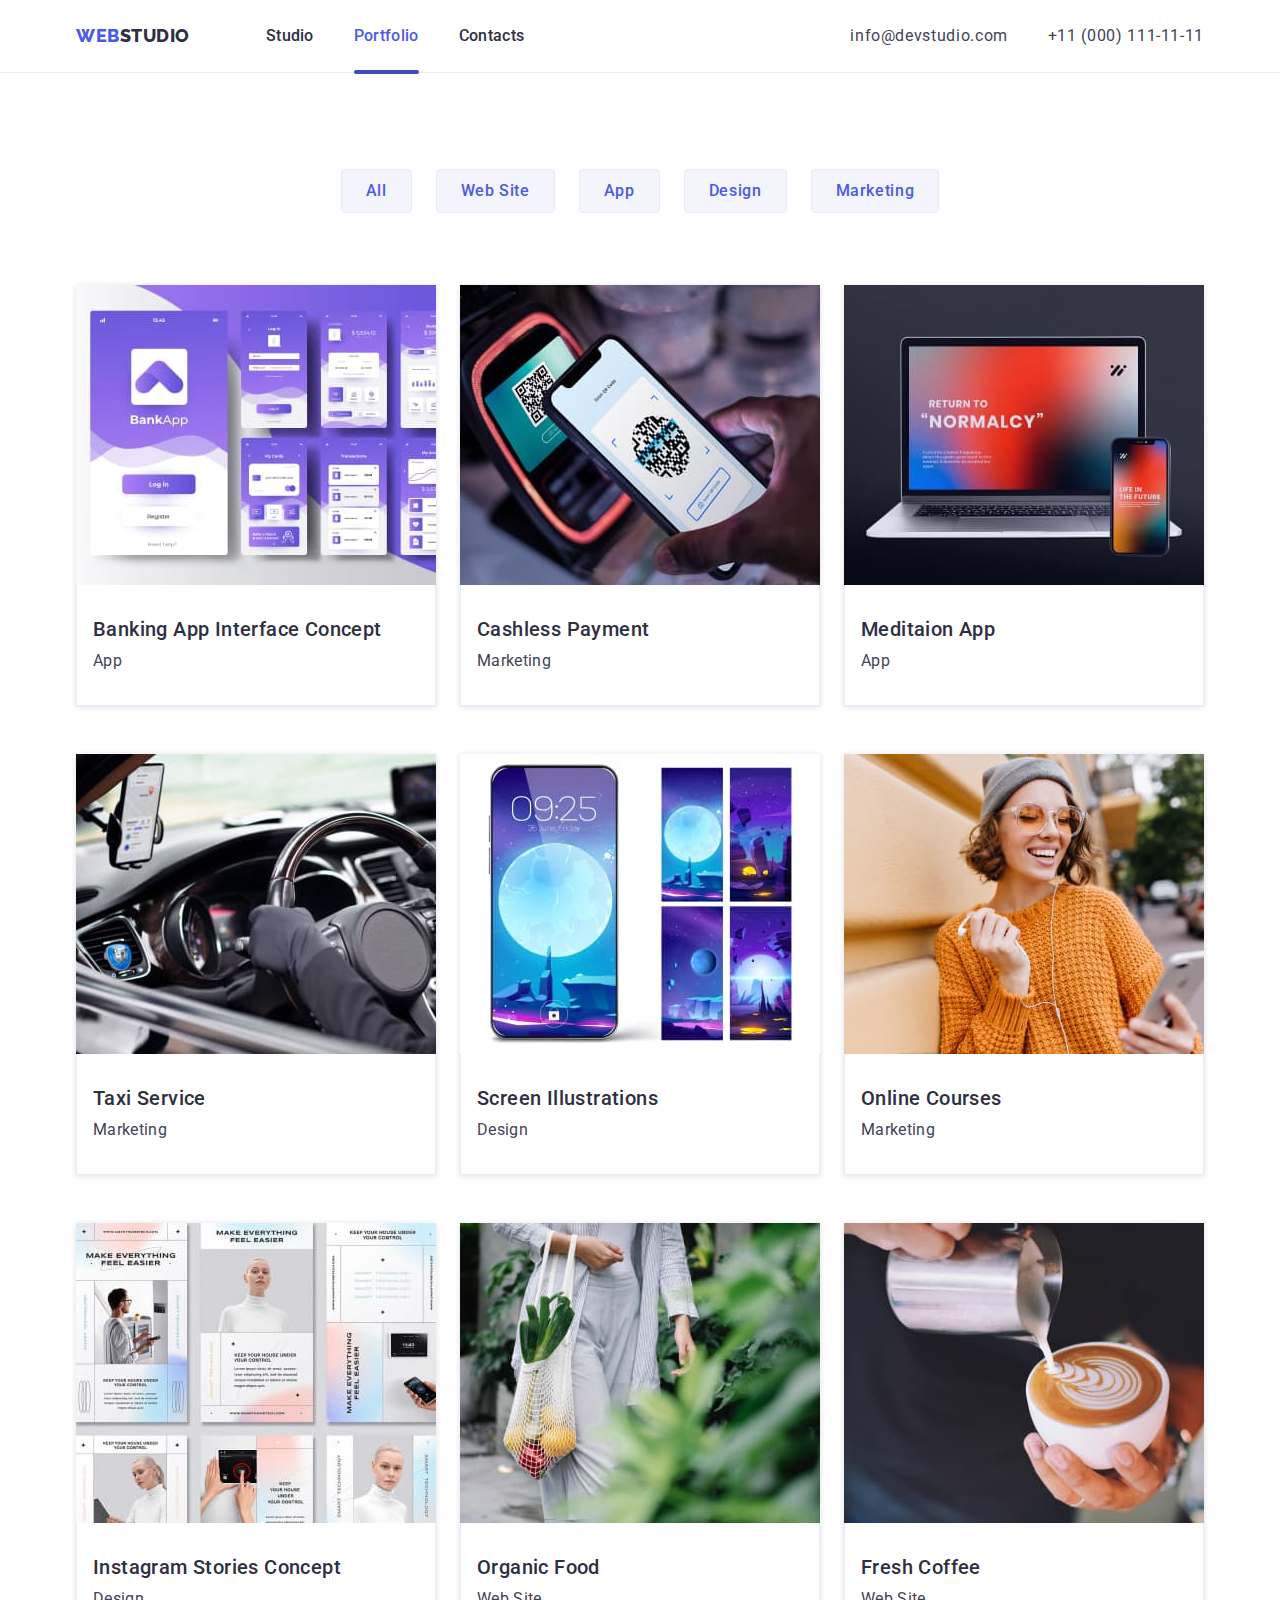
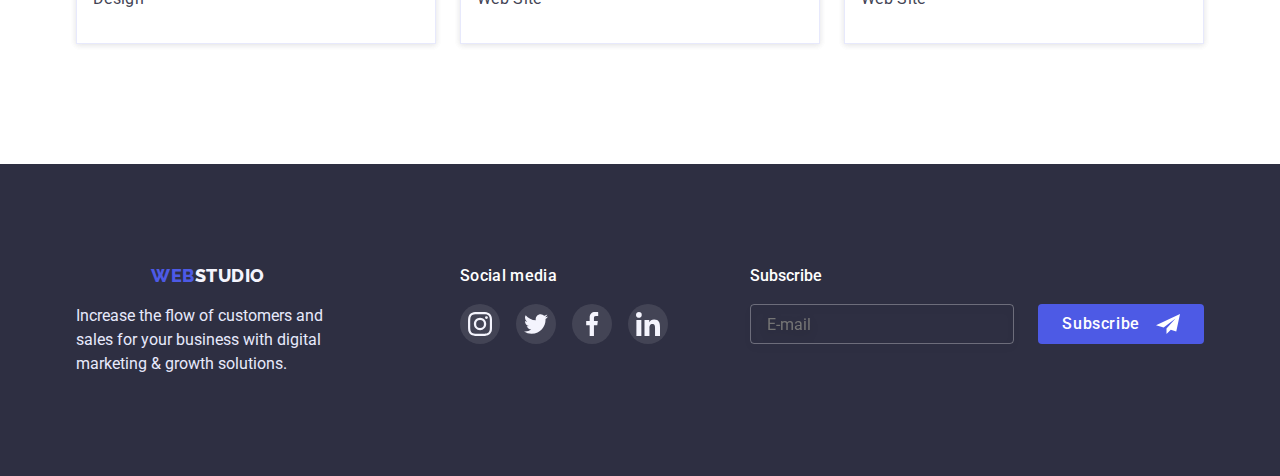
<file: portfolio.html>
<!DOCTYPE html>
<html lang="en">
  <head>
    <meta charset="UTF-8" />
    <meta http-equiv="X-UA-Compatible" content="IE=edge" />
    <meta name="viewport" content="width=device-width, initial-scale=1.0" />
    <title>Portfolio</title>
    <link
      rel="stylesheet"
      href="https://cdnjs.cloudflare.com/ajax/libs/modern-normalize/1.0.0/modern-normalize.min.css"
    />
    <link rel="preconnect" href="https://fonts.googleapis.com" />
    <link rel="preconnect" href="https://fonts.gstatic.com" crossorigin />
    <link
      href="https://fonts.googleapis.com/css2?family=Raleway:wght@800&family=Roboto:wght@400;500;700;900&display=swap"
      rel="stylesheet"
    />
    <link rel="stylesheet" href="./css/style.css" />
  </head>
  <body>
    <header class="header">
      <div class="container header-container">
        <nav class="header-navigation">
          <a class="header-navigation-logo link" href="./index.html">
            <span class="web link">WEB</span>STUDIO</a
          >
          <ul class="header-link list">
            <li class="header-item">
              <a class="nav-link link" href="./index.html">Studio</a>
            </li>
            <li class="header-item">
              <a class="nav-link current link" href="./portfolio.html"
                >Portfolio</a
              >
            </li>
            <li class="header-item">
              <a class="nav-link link" href="">Contacts</a>
            </li>
          </ul>
        </nav>
        <address class="header-address">
          <ul class="header-address-list list">
            <li>
              <a
                class="header-link-adress link"
                href="mailto:info@devstudio.com"
                >info@devstudio.com</a
              >
            </li>
            <li>
              <a class="header-link-adress link" href="tel:+110001111111"
                >+11 (000) 111-11-11</a
              >
            </li>
          </ul>
        </address>
      </div>
    </header>
    <main>
      <section class="control">
        <div class="container">
          <h1 hidden>Our Portfolio</h1>
          <ul class="btn-tiny">
            <li class="wide">
              <button class="btn-large" type="button">All</button>
            </li>
            <li class="wide">
              <button class="btn-large" type="button">Web Site</button>
            </li>
            <li class="wide">
              <button class="btn-large" type="button">App</button>
            </li>
            <li class="wide">
              <button class="btn-large" type="button">Design</button>
            </li>
            <li class="wide">
              <button class="btn-large" type="button">Marketing</button>
            </li>
          </ul>
          <ul class="pic">
            <li class="item-list">
              <a class="thumb link" href="">
                <div class="portfolio-cover-wrap">
                  <img
                    src="./images/banking1.jpg"
                    alt="bank application"
                    width="360"
                  />
                  <p class="portfolio-cover-text">
                    14 Stylish and User-Friendly App Design Concepts · Task
                    Manager App · Calorie Tracker App · Exotic Fruit Ecommerce
                    App · Cloud Storage App
                  </p>
                </div>

                <div class="huge">
                  <h2 class="headline">Banking App Interface Concept</h2>
                  <p class="desc">App</p>
                </div>
              </a>
            </li>
            <li class="item-list">
              <a class="thumb link" href="">
                <div class="portfolio-cover-wrap">
                  <img
                    src="./images/banking2.jpg"
                    alt="smartphone payment"
                    width="360"
                  />
                  <p class="portfolio-cover-text">
                    14 Stylish and User-Friendly App Design Concepts · Task
                    Manager App · Calorie Tracker App · Exotic Fruit Ecommerce
                    App · Cloud Storage App
                  </p>
                </div>

                <div class="huge">
                  <h2 class="headline">Cashless Payment</h2>
                  <p class="desc">Marketing</p>
                </div>
              </a>
            </li>
            <li class="item-list">
              <a class="thumb link" href="">
                <div class="portfolio-cover-wrap">
                  <img
                    src="./images/banking3.jpg"
                    alt="phone and laptop"
                    width="360"
                  />
                  <p class="portfolio-cover-text">
                    14 Stylish and User-Friendly App Design Concepts · Task
                    Manager App · Calorie Tracker App · Exotic Fruit Ecommerce
                    App · Cloud Storage App
                  </p>
                </div>

                <div class="huge">
                  <h2 class="headline">Meditaion App</h2>
                  <p class="desc">App</p>
                </div>
              </a>
            </li>
            <li class="item-list">
              <a class="thumb link" href="">
                <div class="portfolio-cover-wrap">
                  <img
                    src="./images/taxi.jpg"
                    alt="driver in the car"
                    width="360"
                  />
                  <p class="portfolio-cover-text">
                    14 Stylish and User-Friendly App Design Concepts · Task
                    Manager App · Calorie Tracker App · Exotic Fruit Ecommerce
                    App · Cloud Storage App
                  </p>
                </div>

                <div class="huge">
                  <h2 class="headline">Taxi Service</h2>
                  <p class="desc">Marketing</p>
                </div>
              </a>
            </li>
            <li class="item-list">
              <a class="thumb link" href="">
                <div class="portfolio-cover-wrap">
                  <img
                    src="./images/mobile.jpg"
                    alt="moon photo on phone"
                    width="360"
                  />
                  <p class="portfolio-cover-text">
                    14 Stylish and User-Friendly App Design Concepts · Task
                    Manager App · Calorie Tracker App · Exotic Fruit Ecommerce
                    App · Cloud Storage App
                  </p>
                </div>

                <div class="huge">
                  <h2 class="headline">Screen Illustrations</h2>
                  <p class="desc">Design</p>
                </div>
              </a>
            </li>
            <li class="item-list">
              <a class="thumb link" href="">
                <div class="portfolio-cover-wrap">
                  <img
                    src="./images/courses.jpg"
                    alt="happy girl"
                    width="360"
                  />
                  <p class="portfolio-cover-text">
                    14 Stylish and User-Friendly App Design Concepts · Task
                    Manager App · Calorie Tracker App · Exotic Fruit Ecommerce
                    App · Cloud Storage App
                  </p>
                </div>

                <div class="huge">
                  <h2 class="headline">Online Courses</h2>
                  <p class="desc">Marketing</p>
                </div>
              </a>
            </li>
            <li class="item-list">
              <a class="thumb link" href="">
                <div class="portfolio-cover-wrap">
                  <img
                    src="./images/insagramstories.jpg"
                    alt="makeup service ad"
                    width="360"
                  />
                  <p class="portfolio-cover-text">
                    14 Stylish and User-Friendly App Design Concepts · Task
                    Manager App · Calorie Tracker App · Exotic Fruit Ecommerce
                    App · Cloud Storage App
                  </p>
                </div>

                <div class="huge">
                  <h2 class="headline">Instagram Stories Concept</h2>
                  <p class="desc">Design</p>
                </div>
              </a>
            </li>
            <li class="item-list">
              <a class="thumb link" href="">
                <div class="portfolio-cover-wrap">
                  <img
                    src="./images/organicfood.jpg"
                    alt="girl carrying vegetables in a basket"
                    width="360"
                  />
                  <p class="portfolio-cover-text">
                    14 Stylish and User-Friendly App Design Concepts · Task
                    Manager App · Calorie Tracker App · Exotic Fruit Ecommerce
                    App · Cloud Storage App
                  </p>
                </div>

                <div class="huge">
                  <h2 class="headline">Organic Food</h2>
                  <p class="desc">Web Site</p>
                </div>
              </a>
            </li>
            <li class="item-list">
              <a class="thumb link" href="">
                <div class="portfolio-cover-wrap">
                  <img
                    src="./images/freshcoffee.jpg"
                    alt="barista makes coffe"
                    width="360"
                  />
                  <p class="portfolio-cover-text">
                    14 Stylish and User-Friendly App Design Concepts · Task
                    Manager App · Calorie Tracker App · Exotic Fruit Ecommerce
                    App · Cloud Storage App
                  </p>
                </div>

                <div class="huge">
                  <h2 class="headline">Fresh Coffee</h2>
                  <p class="desc">Web Site</p>
                </div>
              </a>
            </li>
          </ul>
        </div>
      </section>
    </main>
    <footer class="footer">
      <div class="container footer-container">
        <div class="footer-info">
          <a class="logo footer-logo" href="./index.html"
            ><span style="color: #4d5ae5">Web</span>Studio</a
          >
          <p class="footer-text">
            Increase the flow of customers and sales for your business with
            digital marketing & growth solutions.
          </p>
        </div>

        <div class="social-footer">
          <p class="footer-social-title">Social media</p>
          <ul class="footer-social-list list">
            <li class="footer-social-networks-item">
              <a href="" class="footer-link">
                <svg class="footer-icon">
                  <use href="./images/icons.svg#icon-instagram-1"></use>
                </svg>
              </a>
            </li>
            <li class="footer-social-networks-item">
              <a href="" class="footer-link">
                <svg class="footer-icon">
                  <use href="./images/icons.svg#icon-twitter-1"></use>
                </svg>
              </a>
            </li>
            <li class="footer-social-networks-item">
              <a href="" class="footer-link">
                <svg class="footer-icon">
                  <use href="./images/icons.svg#icon-facebook"></use>
                </svg>
              </a>
            </li>
            <li class="footer-social-networks-item">
              <a href="" class="footer-link">
                <svg class="footer-icon">
                  <use href="./images/icons.svg#icon-linkedin-1"></use>
                </svg>
              </a>
            </li>
          </ul>
        </div>

        <div class="sub-footer">
          <p class="sub-footer-title">Subscribe</p>
          <form class="sub-footer-form">
            <div class="sub-form-field">
              <input
                class="sub-form-field-input"
                type="email"
                name="email"
                placeholder="E-mail"
              />
            </div>

            <div class="sub-btn-field">
              <button class="subscribe-btn" type="submit">Subscribe</button>
            </div>
          </form>
        </div>
      </div>
    </footer>
  </body>
</html>
</file>
<file: css/style.css>
:root {
  --main-color: #ffffff;
  --main-text-color: #2e2f42;
  --second-text-color: #e5e5e5;
  --logo-web-color: #4d5ae5;
  --main-link-color: #434455;
  --header-focus-hover-color: #404bbf;
  --button--focus-hover-color: #9747ff;
  --hero-background-color: rgba(46, 47, 66, 0.7);
  --section-second-color: #f4f4fd;
  --footer-text-color: #e7e9fc;
  --footer-socials-bg: rgba(255, 255, 255, 0.1);
  --footer-socials-bg-hover: #31d0aa;
  --icon-color: #8e8f99;
  --modal-color: #fcfcfc;
  --transition-func: cubic-bezier(0.4, 0, 0.2, 1);
  --subscr-placeholder-color: rgba(255, 255, 255, 0.6);
  --modal-message-placeholder: rgba(117, 117, 117, 0.5) rgba(117, 117, 117, 0.5);
  --check-text: #757575;
  --menu-open-hamburger-color: rgba(46, 47, 66, 1);
}
body {
  font-family: "Roboto", sans-serif;
  font-style: normal;
  color: var(--main-color);
  background: var(--main-color);
}
ul {
  margin: 0;
  padding: 0;
}
h1,
h2,
h3,
h4,
h5,
p {
  margin: 0;
}

img {
  display: block;
  max-width: 100%;
  height: auto;
}
.container {
  width: 100%;
  margin-left: auto;
  margin-right: auto;
  padding: 0 16px;
}

/* Header */

.header-container {
  display: flex;
  align-items: center;
}
.header {
  border-bottom: 1px solid var(--footer-text-color);
}
.header-address-list {
  display: none;
}

.web {
  font-family: "Raleway", sans-serif;
  font-weight: 800;
  font-size: 18px;
  line-height: 1.17;
  color: var(--logo-web-color);
  display: flex;
}
.link {
  text-decoration: none;
}
.list {
  list-style: none;
}

.header-navigation-logo {
  font-family: "Raleway", sans-serif;
  font-weight: 800;
  font-size: 18px;
  line-height: 1.17;
  letter-spacing: 0.03em;
  text-transform: uppercase;
  color: var(--main-text-color);
  display: flex;
  padding-top: 24px;
  padding-bottom: 22px;
  padding-right: 16px;
}

.link:hover,
.link:focus,
.link.current {
  color: var(--logo-web-color);
}
.header-link-adress:focus,
.header-link-adress:hover {
  color: var(--header-focus-hover-color);
  display: flex;
}
.nav-link:hover,
.nav-link:focus,
.nav-link.current {
  color: var(--logo-web-color);
}
.header-item {
  font-weight: 500;
  font-size: 16px;
  line-height: 1.5;
  color: var(--main-text-color);
  display: flex;
}
.nav-link {
  display: none;
}

/* Section 2 Hero */
.solutions {
  background: var(--main-text-color);
  text-align: center;
  background-image: linear-gradient(
      rgba(46, 47, 66, 0.7),
      rgba(46, 47, 66, 0.7) 100%
    ),
    url(../images/office-mobile1x.jpg);
  background-repeat: no-repeat;
  background-position: center;
  background-color: var(--main-text-color);
  background-size: cover;
  max-height: 432px;
  max-width: 100%;
  padding: 112px 0px;
  margin-left: auto;
  margin-right: auto;
}
@media (min-device-pixel-ratio: 2),
  (-webkit-min-device-pixel-ratio: 2),
  (min-resolution: 192dpi),
  (min-resolution: 2dppx) {
  .solutions {
    background-image: url(../images/office-mobile2x.jpg);
  }
}

.solutions-text {
  font-weight: 700;
  font-size: 36px;
  width: 320px;
  margin-right: auto;
  margin-left: auto;
  margin-bottom: 48px;
  line-height: calc(40 / 36);
  text-transform: capitalize;
  color: var(--main-color);
}

/* BUTTON */

.btn {
  color: var(--main-color);
  background: var(--logo-web-color);
  cursor: pointer;
  font-weight: 500;
  font-size: 16px;
  line-height: 1.5;
  letter-spacing: 0.04em;
  font-family: inherit;
  min-width: 169px;
  height: 56px;
  border: 0;
  display: block;
  margin: 0 auto;
  padding: 16px 32px;
  box-shadow: 0px 4px 4px rgba(0, 0, 0, 0.15);
  border-radius: 4px;
  transition: background-color 250ms var(--transition-func);
}
.btn:hover,
.btn:focus,
.btn:active {
  color: var(--main-color);
  background: var(--header-focus-hover-color);
}

/* Section 3 */

.features {
  padding-top: 96px;
  padding-bottom: 96px;
}

.features-list {
  display: flex;
  flex-direction: column;
  row-gap: 72px;
}

.visually-hidden {
  position: absolute;
  white-space: nowrap;
  width: 1px;
  height: 1px;
  overflow: hidden;
  border: 0;
  padding: 0;
  clip: rect(0 0 0 0);
  clip-path: inset(50%);
  margin: -1px;
}
.features-text {
  font-weight: 700;
  font-size: 36px;
  line-height: 1.11;
  color: var(--main-text-color);
  margin-bottom: 8px;
  letter-spacing: 0.02em;
  text-align: center;
}

.features-text-list {
  font-size: 16px;
  line-height: 1.5;
  letter-spacing: 0.02em;
  color: var(--main-link-color);
  width: 100%;
}

.benefits-card {
  width: 100%;
}
.benefits-card:last-child {
  margin-bottom: 0px;
}

/* Section What are we doing */
.examples {
  display: none;
  padding-top: 60px;
  padding-bottom: 120px;
}

.examples-text {
  font-weight: 700;
  font-size: 36px;
  line-height: 1.11;
  letter-spacing: 0.02em;
  color: var(--main-text-color);
  text-align: center;
  margin-bottom: 72px;
  text-transform: capitalize;
}
.examples-text-list {
  margin-top: 0;
  margin-bottom: 0;
  padding-left: 0;
  display: flex;
}
.examples-card {
  width: calc((100%-2.13% * 2) / 3);
  margin-right: 2.13%;
}
.examples-card:nth-child(3n) {
  margin-right: 0;
}

/* Section Our Team */

.team {
  background: var(--section-second-color);
  padding-top: 96px;
  padding-bottom: 96px;
}

.team-text {
  font-weight: 700;
  font-size: 36px;
  line-height: 1.11;
  letter-spacing: 0.02em;
  color: var(--main-text-color);
  text-align: center;
  text-transform: capitalize;
  margin-bottom: 72px;
}

.team-list-container {
  text-align: center;
  background-color: var(--main-color);
  box-shadow: 0px 1px 6px rgb(46 47 66 / 8%), 0px 1px 1px rgb(46 47 66 / 16%),
    0px 2px 1px rgb(46 47 66 / 8%);
  border-radius: 0px 0px 4px 4px;
  width: 260px;
}
.team-text-name {
  font-weight: 500;
  font-size: 20px;
  line-height: 1.2;
  letter-spacing: 0.02em;
  color: var(--main-text-color);
  text-align: center;
  margin-top: 32px;
  margin-bottom: 8px;
}

.team-list {
  display: flex;
  flex-direction: column;
  align-items: center;
  row-gap: 72px;
}

.social-network-list {
  display: flex;
  padding: 0px;
  gap: 24px;
  margin: auto;
  margin-bottom: 32px;
  align-items: center;
  justify-content: center;
}

.team-list-container:nth-child(4n) {
  margin-right: 0;
}
.team-list-container img {
  margin-bottom: 0px;
}

.team-description {
  font-size: 16px;
  line-height: 1.5;
  letter-spacing: 0.02em;
  color: var(--main-link-color);
  text-align: center;
  margin-bottom: 8px;
}

.social-network-link {
  display: flex;
  justify-content: center;
  align-items: center;
  width: 40px;
  height: 40px;
  border-radius: 50%;
  background: rgba(255, 255, 255, 0.1);
  background-color: var(--logo-web-color);
  transition: background-color 250ms var(--transition-func);
}

.social-network-link:hover,
.social-network-link:focus {
  background-color: var(--header-focus-hover-color);
}
.social-network-link svg {
  width: 16px;
  height: 16px;
}
/* Customers  */

.customers {
  padding-top: 96px;
  padding-bottom: 96px;
}

.clients-link {
  display: flex;
  width: 190px;
  height: 88px;
  border: 1px solid #8e8f99;
  border-radius: 4px;
  fill: var(--icon-color);
  cursor: pointer;
  justify-content: center;
  align-items: center;
}
.customer-item a {
  color: var(--icon-color);
  border: 1px solid var(--icon-color);
  border-radius: 4px;
  transition: color 250ms var(--transition-func),
    border-color 250ms var(--transition-func);
}
.flex-container {
  display: flex;
  flex-direction: row;
  flex-wrap: wrap;
  row-gap: 72px;
  column-gap: 16px;
  align-items: center;
  justify-content: center;
}

.clients-link:is(:hover, :focus) {
  border-color: var(--header-focus-hover-color);
  color: var(--header-focus-hover-color);
  background-color: var(--main-color);
  transition: background-color 250ms var(--transition-func);
}
.clients-icon {
  fill: currentColor;
}

/*  Footer */

.footer-text {
  width: 264px;
  font-size: 16px;
  color: var(--footer-text-color);
  font-size: 16px;
  line-height: 1.5;
  padding: 0;
  margin: 0;
}

.footer {
  background-color: var(--main-text-color);
  padding: 96px 0px;
  min-width: min-content;
}
.footer-logo {
  display: block;
  margin-bottom: 16px;
  padding: 0;
  line-height: 1.17;
  color: var(--section-second-color);
}
.footer-social-title {
  padding: 0px;
  margin-bottom: 16px;
  font-weight: 500;
  font-size: 16px;
  line-height: 1.5;
  letter-spacing: 0.02em;
  color: var(--main-color);
}
.logo {
  font-family: "Raleway", sans-serif;
  font-weight: 800;
  font-size: 18px;
  line-height: 1.33;
  letter-spacing: 0.03em;
  text-transform: uppercase;
  text-decoration: none;
}
.footer-social-list {
  display: flex;
  gap: 16px;
}
.footer-link {
  border-radius: 50%;
  width: 40px;
  height: 40px;
  background-color: var(--footer-socials-bg);
  justify-content: center;
  align-items: center;
  padding: 0;
  display: flex;
  transition: background-color 250ms var(--transition-func);
}
.footer-link:hover {
  background-color: var(--footer-socials-bg);
}
.footer-icon {
  width: 24px;
  height: 24px;
}
.sub-footer-title {
  font-weight: 500;
  font-size: 16px;
  line-height: 1.5;
  color: var(--main-color);
  padding: 0px;
  margin-bottom: 16px;
}
.sub-footer-form {
  display: flex;
}

.sub-btn-icon {
  display: flex;
  margin-left: 16px;
}

.sub-form-field-input {
  display: flex;
  width: 264px;
  height: 40px;
  align-items: center;
  padding: 8px 16px;
  border: 1px solid rgba(255, 255, 255, 0.3);
  filter: drop-shadow(0px 4px 4px rgba(0, 0, 0, 0.15));
  border-radius: 4px;
  background-color: transparent;
  color: rgba(255, 255, 255, 0.6);
  transition: drop-shadow var(--transition-func);
}
.subscribe-btn {
  padding: 8px 24px;
  display: flex;
  padding: 8px 24px;
  font-weight: 500;
  font-size: 16px;
  font-family: inherit;
  line-height: calc(24 / 16);
  letter-spacing: 0.04em;
  border: 0;
  border-radius: 4px;
  cursor: pointer;
  align-items: center;
  gap: 16px;
  color: var(--main-color);
  background-color: var(--logo-web-color);
  transition: background-color 250ms var(--transition-func);
}
.subscribe-btn:hover {
  background-color: var(--header-focus-hover-color);
}
.subscribe-btn:focus {
  background-color: var(--header-focus-hover-color);
}

.footer-social-list {
  display: flex;
  gap: 16px;
}
@media screen and (max-width: 767px) {
  .footer-container {
    display: flex;
    flex-direction: column;
    gap: 72px;
  }
  .footer-info {
    display: flex;
    flex-direction: column;
    justify-content: center;
    align-items: center;
  }
  .social-footer {
    display: flex;
    flex-direction: column;
    justify-content: center;
    align-items: center;
  }
  .sub-footer-title {
    text-align: center;
  }
  .social-footer {
    display: flex;
    flex-direction: column;
    justify-content: center;
    align-items: center;
  }
  .sub-footer-form {
    display: flex;
    flex-direction: column;
    justify-content: center;
    align-items: center;
  }
  .sub-form-field {
    margin-bottom: 16px;
  }
}

.footer-social-networks-item a:hover,
.footer-social-networks-item a:focus {
  background-color: var(--footer-socials-bg-hover);
}

/* Portfolio */
.btn-tiny {
  list-style-type: none;
  display: flex;
  justify-content: center;
  margin-bottom: 72px;
}
.btn-large {
  font-weight: 500;
  display: flex;
  align-items: center;
  text-align: center;
  letter-spacing: 0.04em;
  background: var(--section-second-color);
  color: var(--logo-web-color);
  display: inline-block;
  border: 1px solid #e7e9fc;
  border-radius: 4px;
  min-width: 30px;
  padding: 12px 24px;
  cursor: pointer;
  transition: background-color 250ms var(--transition-func),
    color 250ms var(--transition-func),
    border-color 250ms var(--transition-func),
    box-shadow 250ms var(--transition-func);
}
.btn-large:hover,
.btn-large:focus,
.btn-large:active {
  color: var(--main-color);
  background-color: var(--header-focus-hover-color);
  box-shadow: 0px 3px 1px rgba(0, 0, 0, 0.1), 0px 2px 1px rgba(0, 0, 0, 0.08),
    0px 2px 2px rgba(0, 0, 0, 0.12);
  border-color: var(--header-focus-hover-color);
}

.pic {
  list-style-type: none;
  display: flex;
  flex-wrap: wrap;
}
.pic > li {
  width: 360px;
  margin-right: 24px;
  margin-bottom: 48px;
  box-shadow: 0px 1px 6px rgba(46, 47, 66, 0.08);
}

.pic a {
  display: inline-block;
  color: var(--main-link-color);
  box-shadow: 0px 1px 6px rgba(46, 47, 66, 0.08);
  transition: box-shadow 250ms var(--transition-func);
}
.pic a:hover,
.pic a:focus {
  box-shadow: 0px 1px 6px rgba(46, 47, 66, 0.08),
    0px 1px 1px rgba(46, 47, 66, 0.16), 0px 2px 1px rgba(46, 47, 66, 0.08);
  transition: background-color 250ms var(--transition-func);
}
.pic a:hover,
.pic a:focus {
  box-shadow: 0px 1px 6px rgba(46, 47, 66, 0.08),
    0px 1px 1px rgba(46, 47, 66, 0.16), 0px 2px 1px rgba(46, 47, 66, 0.08);
}
.pic a:active {
  color: var(--main-link-color);
}
.headline {
  font-weight: 500;
  font-size: 20px;
  line-height: 1.2;
  letter-spacing: 0.02em;
  color: var(--main-text-color);

  margin-bottom: 8px;
}

.desc {
  font-size: 16px;
  line-height: 1.5;
  letter-spacing: 0.02em;
  list-style-type: none;
  color: var(--main-link-color);
  margin: 0;
}
.item-list {
  width: 360px;
  margin-bottom: 48px;
  margin-right: 24px;
}
.item-list:nth-child(3n) {
  margin-right: 0px;
}
.item-list:nth-child(n + 7) {
  margin-bottom: 0;
}
.portfolio-cover-wrap {
  position: relative;
  overflow: hidden;
}
.portfolio-cover-text {
  position: absolute;
  top: 0;
  font-size: 16px;
  line-height: 1.5;
  letter-spacing: 0.02em;
  color: var(--section-second-color);
  background: var(--logo-web-color);
  padding: 32px;
  height: 100%;
  overflow: auto;
  opacity: 0;
  color: var(--section-second-color);
  transition: transform 250ms var(--transition-func),
    opacity 500ms var(--transition-func);
}
.item-list:hover .portfolio-cover-text {
  transform: translateY(0%);
  opacity: 1;
}
.control {
  padding-top: 96px;
  padding-bottom: 120px;
}
.wide {
  margin-right: 24px;
}
.wide:last-child {
  margin-right: 0px;
}
.huge {
  padding: 32px 16px;
  border: 1px solid var(--footer-text-color);
  border-top: none;
}

/* Modal  */
.backdrop {
  position: fixed;
  top: 0;
  left: 0;
  height: 100%;
  width: 100%;
  background: rgb(46 47 66 / 16%);
  transition: transform 250ms var(--transition-func) 50ms;
}
.modal {
  position: absolute;
  top: 50%;
  left: 50%;
  transform: translate(-50%, -50%) scale(100%);
  width: 100%;
  padding: 24px;
  min-height: 576px;
  background: var(--modal-color);
  box-shadow: 0px 1px 1px rgba(0, 0, 0, 0.14), 0px 1px 3px rgba(0, 0, 0, 0.12),
    0px 2px 1px rgba(0, 0, 0, 0.2);
  border-radius: 4px;
  transition: transform 250ms var(--transition-func) 50ms;
}
.backdrop.is-hidden .modal {
  transform: translate(-50%, -50%) scale (0);
}
.modal-close {
  width: 24px;
  min-height: 24px;
  display: flex;
  align-items: center;
  justify-content: center;
  margin-left: auto;
  background-color: var(--footer-text-color);
  border: 1px solid rgba(0, 0, 0, 0.1);
  border-radius: 50%;
  cursor: pointer;
  transition: background-color 250ms var(--transition-func),
    border-color 250ms var(--transition-func);
  margin-bottom: 24px;
}

.modal-close svg {
  transition: fill 250ms var(--transition-func);
}

.modal-close:is(:hover, :focus) {
  background-color: var(--header-focus-hover-color);
  border-color: var(--header-focus-hover-color);
}

.modal-close:hover svg {
  fill: var(--main-color);
}
.is-hidden {
  opacity: 0;
  visibility: hidden;
  pointer-events: none;
}
.modal-title {
  font-weight: 500;
  font-size: 16px;
  line-height: 1.5;
  text-align: center;
  letter-spacing: 0.02em;
  color: #2e2f42;
  margin-bottom: 14px;
}
.input-wrap {
  position: relative;
}
.modal-input {
  border: 1px solid rgba(33, 33, 33, 0.2);
  border-radius: 4px;
  width: 100%;
  height: 40px;
  padding: 11px 16px 11px 37px;
}

.input-text {
  font-size: 12px;
  line-height: 1.17;
  letter-spacing: 0.04em;
  color: var(--icon-color);
  margin-bottom: 4px;
  display: inline-block;
}
.modal-icon {
  position: absolute;
  left: 5px;
  top: 50%;
  transform: translateY(-50%);
}
.clients-icon {
  fill: currentColor;
}
.modal-message::placeholder {
  font-size: 12px;
  line-height: 1.17;
  letter-spacing: 0.04em;
}
.modal-message {
  border: 1px solid rgba(33, 33, 33, 0.2);
  border-radius: 4px;
  width: 100%;
  height: 138px;
  font-size: 12px;
  line-height: 1.17;
  letter-spacing: 0.04em;
  padding: 16px;
  resize: none;
}
.check-text {
  font-size: 12px;
  letter-spacing: 0.04em;
  color: var(--check-text);
  line-height: 1.33;
  display: flex;
}
.check-link {
  font-size: 12px;
  line-height: 1.33;
  letter-spacing: 0.04em;
  color: var(--logo-web-color);
  text-decoration-line: underline;
}
.check-text::before {
  content: "";
  width: 16px;
  height: 16px;
  border: 1.25px solid var(--main-text-color);
  border-radius: 2px;
  margin-right: 8px;
  transition: 250ms var(--transition-func);
}

.input-check:checked + .check-text::before {
  background: var(--header-focus-hover-color);
  border: none;
  background-image: url("data:image/svg+xml;charset=utf8,%3Csvg xmlns='http://www.w3.org/2000/svg' width='10' height='8' fill='none'%3E%3Cpath fill='%23F4F4FD' d='M8.446.255A.917.917 0 0 1 10 .901a.928.928 0 0 1-.242.649L4.864 7.704a.92.92 0 0 1-1.019.229.92.92 0 0 1-.306-.204L.293 4.466a.925.925 0 0 1-.226-1.024.925.925 0 0 1 .87-.578.916.916 0 0 1 .656.294L4.162 5.74 8.422.282a.329.329 0 0 1 .025-.027h-.001Z'/%3E%3C/svg%3E");
  background-repeat: no-repeat;
  background-position: center;
}
.input-check:focus + .check-text::before {
  background-color: var(--header-focus-hover-color);
}
.input-check:hover + .check-text::before {
  background-color: var(--header-focus-hover-color);
}

.contacts-form-button-field {
  text-align: center;
}
.contacts-form-send-btn {
  min-width: 169px;
  font-weight: 500;
  font-size: 16px;
  line-height: 1.5;
  letter-spacing: 0.04em;
  color: var(--main-color);
  background: var(--logo-web-color);
  cursor: pointer;
  font-family: inherit;
  height: 56px;
  box-shadow: 0px 4px 4px rgba(0, 0, 0, 0.15);
  border-radius: 4px;
  border: none;
  transition: background-color 250ms var(--transition-func);
}
.contacts-form-send-btn:hover,
.contacts-form-send-btn:focus,
.contacts-form-send-btn:active {
  background: var(--header-focus-hover-color);
}
.modal-filed {
  margin-bottom: 8px;
}

.modal-filed svg {
  display: block;
  position: absolute;
  top: 50%;
  left: 16px;
  transform: translate(0, -50%);
  fill: var(--main-text-color);
  transition: fill 250ms var(--transition-func);
  pointer-events: none;
}
.input-text svg {
  margin-right: 8px;
  border: 1.25px solid var(--main-text-color);
  border-radius: 2px;
  fill: transparent;
  transition: border-color 250ms var(--transition-func);
}
.modal-input:checked + svg {
  border-color: var(--header-focus-hover-color);
  fill: var(--header-focus-hover-color);
}

.modal-form input:hover,
.modal-form input:focus,
.modal-form textarea:hover,
.modal-form textarea:focus {
  outline: none;
  border-color: var(--logo-web-color);
}
.modal-form input:not(.input-check):hover + svg,
.modal-form input:not(.input-check):focus + svg {
  fill: var(--logo-web-color);
}
.contacts-form .input-wrapper {
  position: relative;
}
.modal-field svg {
  display: block;
  position: absolute;
  top: 50%;
  left: 16px;
  transform: translate(0, -50%);
  fill: var(--main-text-color);
  transition: fill 250ms var(--transition-func);
  pointer-events: none;
}
.contacts-form input:not([type="checkbox"]),
.contacts-form textarea {
  width: 100%;
  padding: 11px 16px 11px 37px;
  color: var(--main-text-color);
  border: 1px solid rgba(33, 33, 33, 0.2);
  border-radius: 4px;
  transition: border-color 250ms var(--transition-func);
}
.check-text {
  margin-top: 18px;
  margin-bottom: 24px;
}

/* Mobile header */
.button-hamburger {
  margin-left: auto;
  background-color: transparent;
  border-color: transparent;
  padding: 0px;
}
.mobile-menu.is-open {
  opacity: 1;
  visibility: visible;
  pointer-events: initial;
}

.mobile-menu {
  position: fixed;
  z-index: 1;
  top: 0;
  right: 0;
  width: 100%;
  height: 100%;
  padding: 40px 40px 20px 20px;
  background-color: #ffffff;
  opacity: 0;
  visibility: hidden;
  pointer-events: none;
  transition-property: opacity, transform;
  transition-duration: var(--transition-duration-my);
  transition-timing-function: var(--transition-timing);
}
.menu-btn {
  display: flex;
  justify-content: center;
  align-items: center;
  cursor: pointer;
  width: 24px;
  height: 24px;
  margin-left: auto;
  margin-bottom: 16px;
  background: var(--footer-text-color);
  border: 1px solid rgba(0, 0, 0, 0.1);
  border-radius: 50%;
  transition-duration: var(--transition-duration-my);
  transition-timing-function: var(--transition-timing);
  transition-property: background-color;
}

.menu-btn:is(:hover, :focus) {
  background-color: var(--logo-web-color);
}

.menu-btn:is(:hover, :focus) .svg-close {
  fill: var(--main-color);
}
.menu-container {
  height: 100%;
  max-width: 428px;
  margin: 0 auto;
  display: flex;
  flex-direction: column;
  justify-content: space-between;
  overflow-y: auto;
  width: 100%;
  margin: 0 auto;
}

.hamburger-icon {
  stroke: #000000;
}
.navigation-list-menu {
  display: flex;
  flex-direction: column;
  gap: 40px;
}
.nav-link-menu:hover,
.nav-link-menu:focus,
.nav-link-menu.current {
  color: #404bbf;
}

.nav-link-menu {
  font-weight: 700;
  font-size: 36px;
  line-height: calc(40 / 36);
  letter-spacing: 0.02em;
  color: var(--main-text-color);
  transition-property: color;
  transition-duration: var(--transition-func);
  transition-timing-function: 250ms;
}

.link-phone-menu {
  margin-bottom: 40px;
}

.link-phone {
  font-size: 26px;
  line-height: calc(40 / 36);
  font-weight: 700;
  color: #4d5ae5;
  margin-bottom: 40px;
}

.mail-menu {
  font-weight: 500;
  font-size: 20px;
  line-height: 24px;
  letter-spacing: 0.02em;
  color: #434455;
}

.menu-social-list {
  display: flex;
  justify-content: space-between;
  margin-top: 48px;
}

.menu-item {
  width: 40px;
  height: 40px;
}

.menu-soc-link {
  width: 100%;
  height: 100%;
  border-radius: 50%;
  display: flex;
  justify-content: center;
  align-items: center;
  background: var(--logo-web-color);
  transition-property: background-color;
  transition-duration: var(--transition-duration-my);
  transition-timing-function: var(--transition-timing);
}

.menu-soc-link:is(:hover, :focus) {
  background-color: #404bbf;
}
.menu-item {
  justify-content: center;
  align-items: center;
}
.menu-soc-icons {
  width: 100%;
  gap: 56px;
}
/* Mobile 428 */
@media screen and (min-width: 428px) {
  .container {
    width: 428px;
  }
  .customer-item {
    width: 190px;
    height: 88px;
  }
  .modal {
    width: 408px;
  }
}
@media screen and (min-width: 428px) and (max-width: 767px) {
  .subscribe-form [type="email"] {
    width: 398px;
  }
}

/* Tablet 768*/
@media screen and (min-width: 767px) {
  .container {
    width: 768px;
    padding: 0 16px;
  }
  .button-hamburger {
    display: none;
  }
  .mobile-menu {
    display: none;
  }
  .current {
    position: relative;
  }
  .current::after {
    position: absolute;
    left: 0;
    bottom: -2px;
    content: "";
    width: 100%;
    height: 4px;
    background-color: var(--header-focus-hover-color);
    pointer-events: none;
    border-radius: 2px;
  }
  .header-address-list {
    display: flex;
  }
  /* Tablet HEADER*/

  .header-link {
    font-weight: 500;
    font-size: 16px;
    line-height: 1.5;
    letter-spacing: 0.02em;
    color: var(--main-text-color);
    display: flex;
    gap: 40px;
  }
  .header-item {
    font-weight: 500;
    font-size: 16px;
    line-height: 1.5;
    color: var(--main-text-color);
    display: flex;
  }
  .header-link-adress {
    font-style: normal;
    font-size: 16px;
    line-height: 1.5;
    letter-spacing: 0.02em;
    color: var(--main-link-color);
    display: flex;
    transition: color 250ms var(--transition-func);
  }
  .nav-link {
    display: flex;
    color: var(--main-text-color);
    transition: color 250ms var(--transition-func);
  }
  /* Tablet Header*/
  .header-address-list {
    flex-direction: column;
    margin-left: auto;
  }
  .header-address {
    margin-left: auto;
  }
  .header-link-adress {
    font-size: 12px;
    line-height: calc(14 / 12);
    letter-spacing: 0.04em;
  }

  .header-navigation {
    background: var(--main-color);
    display: flex;
    align-items: center;
  }
  .header-navigation-logo {
    margin-right: 76px;
  }
  .header-navigation a {
    padding: 0;
    padding-top: 24px;
    padding-bottom: 24px;
  }
}
/* Tablet 3 SECTION */

@media (min-width: 767px) {
  .solutions {
    padding: 111px 0px 108px 0px;
    background-color: var(--main-text-color);
    background-image: linear-gradient(
        to right,
        var(--hero-background-color),
        var(--hero-background-color)
      ),
      url(../images/people-office-table1x.jpg);
    background-position: center;
    background-repeat: no-repeat;
    background-size: cover;
    text-align: center;
    max-width: 100%;
    padding: 112px 0px;
    margin-left: auto;
    margin-right: auto;
  }
  @media only screen and (-webkit-min-device-pixel-ratio: 2),
    only screen and (-o-min-device-pixel-ratio: 2/1),
    only screen and (min-resolution: 2dppx) {
    .solutions {
      background-image: linear-gradient(
          to right,
          var(--hero-background-color),
          var(--hero-background-color)
        ),
        url("../images/people-office-tablet2x.jpg");
    }
  }
}
@media (min-width: 767px) {
  .solutions-text {
    font-size: 56px;
    line-height: 1.07;
    width: 494px;
  }
  .features-list {
    display: flex;
    flex-direction: row;
    flex-wrap: wrap;
    row-gap: 72px;
    column-gap: 24px;
  }
  .features-text-list {
    padding: 0;
    margin: 0;
    width: 100%;
  }
  .benefits-card {
    max-width: 356px;
  }
  .team-list {
    display: flex;
    flex-direction: row;
    flex-wrap: wrap;
    row-gap: 64px;
    column-gap: 24px;
    align-items: center;
    justify-content: center;
  }
}
@media screen and (min-width: 768px) {
  .footer-container {
    display: flex;
    flex-wrap: wrap;
    padding-left: 108px;
    row-gap: 72px;
    column-gap: 24px;
  }
  .footer-info {
    display: flex;
    flex-direction: column;
    justify-content: center;
    align-items: center;
  }
  .social-footer {
    flex-direction: column;
    justify-content: center;
    align-items: center;
  }
  .sub-btn-field {
    margin-left: 24px;
  }
}

@media screen and (min-width: 768px) and (max-width: 1200px) {
  .header-address-list {
    row-gap: 6px;
  }
}
@media screen and (max-width: 1200px) {
  .skils-icon {
    display: none;
  }
}

/* DEKSTOP 1200*/
@media screen and (min-width: 1200px) {
  .container {
    min-width: 1158px;
    padding: 0 15px;
  }

  .solutions {
    padding: 188px 0px 188px 0px;
    text-align: center;
    max-width: 1440px;

    background-image: linear-gradient(
        rgba(46, 47, 66, 0.7),
        rgba(46, 47, 66, 0.7) 100%
      ),
      url(../images/peopleoffice.jpg);
    background-repeat: no-repeat;
    background-position: center;
    background-color: var(--main-text-color);
    background-size: cover;
    height: 600px;
    background-image: linear-gradient(
        to right,
        var(--hero-background-color),
        var(--hero-background-color)
      ),
      url("../images/people-office-dekstop1x.jpg");
  }
}

@media only screen and (-webkit-min-device-pixel-ratio: 2),
  only screen and (-o-min-device-pixel-ratio: 2/1),
  only screen and (min-resolution: 2dppx) {
  .solutions {
    background-image: linear-gradient(
        to right,
        var(--hero-background-color),
        var(--hero-background-color)
      ),
      url("../images/people-office-dekstop2x.jpg");
  }
}

@media (min-width: 1200px) {
  .header-container {
    display: flex;
    align-items: center;
  }
  .header-address-list {
    gap: 40px;
  }
  .header-link-adress {
    font-size: 16px;
    line-height: 1.5;
  }
  .header-link-adress:focus,
  .header-link-adress:hover {
    color: var(--header-focus-hover-color);
    display: flex;
  }
  .nav-link:hover,
  .nav-link:focus,
  .nav-link.current {
    color: var(--logo-web-color);
  }
  .header-address-list {
    flex-direction: row;
  }

  .solutions-text {
    margin-bottom: 48px;
    margin-left: auto;
    margin-right: auto;
  }
  /* SECTION 3 DEKSTOP */
  .features {
    padding-top: 120px;
    padding-bottom: 60px;
  }
  .features-list {
    gap: 24px;
  }
  .features-text {
    font-weight: 500;
    font-size: 20px;
    line-height: 1.2;
    margin-bottom: 8px;
    margin-top: 8px;
    text-align: start;
  }

  .benefits-card {
    width: calc((100% - 3 * 24px) / 4);
    width: 264px;
  }
  .skils-icon {
    display: block;
  }
  .skils-block {
    background-color: var(--section-second-color);
    border-radius: 4px;
    width: 265px;
    height: 122px;
    display: flex;
    align-items: center;
    justify-content: center;
    height: 112px;
    fill: var(--icon-color);
  }

  /* SECTION 4 DEKSTOP */
  .examples {
    display: flex;
  }
  /* SECTION TEAM  DEKSTOP */
  .team {
    padding-top: 120px;
    padding-bottom: 120px;
  }
  .team-list-container {
    width: calc((100%-2.13% * 3) / 4);
  }
  .team-text-name {
    margin-bottom: 8px;
    margin-top: 32px;
  }
  .team-list {
    padding: 0 16px;
    justify-content: space-between;
  }
  .team-list {
    display: flex;
    flex-wrap: nowrap;
    padding: 0;
  }
  .customers {
    padding-top: 130px;
    padding-bottom: 120px;
  }
  .customer-item {
    margin-bottom: 0px;
    width: 168px;
    height: 88px;
  }
  .customer-item a {
    display: flex;
    padding: 0px;
  }
  .subscribe-form-elements-container {
    display: flex;
  }
  .clients-link {
    display: flex;
    width: 100%;
    height: 100%;
  }

  /* FOOtTER DESKTOP */
  .footer {
    padding: 100px 0px;
  }
  .footer-container {
    display: flex;
    column-gap: 0px;
  }
  .social-footer {
    margin-left: 120px;
  }
  .sub-footer {
    margin-left: auto;
  }
  .sub-btn-field {
    display: flex;
    align-items: center;
  }
}
@media screen and (min-width: 320px) {
  .subscribe-btn:after {
    content: "";
    display: inline-block;
    width: 24px;
    height: 24px;
    background-image: url("data:image/svg+xml;charset=utf8,%3Csvg width='24' height='24' viewBox='0 0 24 24' fill='none' xmlns='http://www.w3.org/2000/svg'%3E%3Cpath d='M24 2L0 13.25L7.66994 15.6172L19.5 6.375L10.5017 16.4913L10.509 16.4936L10.5 16.4913V22L14.8013 17.8183L20.2501 19.5L24 2Z' fill='white'/%3E%3C/svg%3E");
  }
}
</file>
